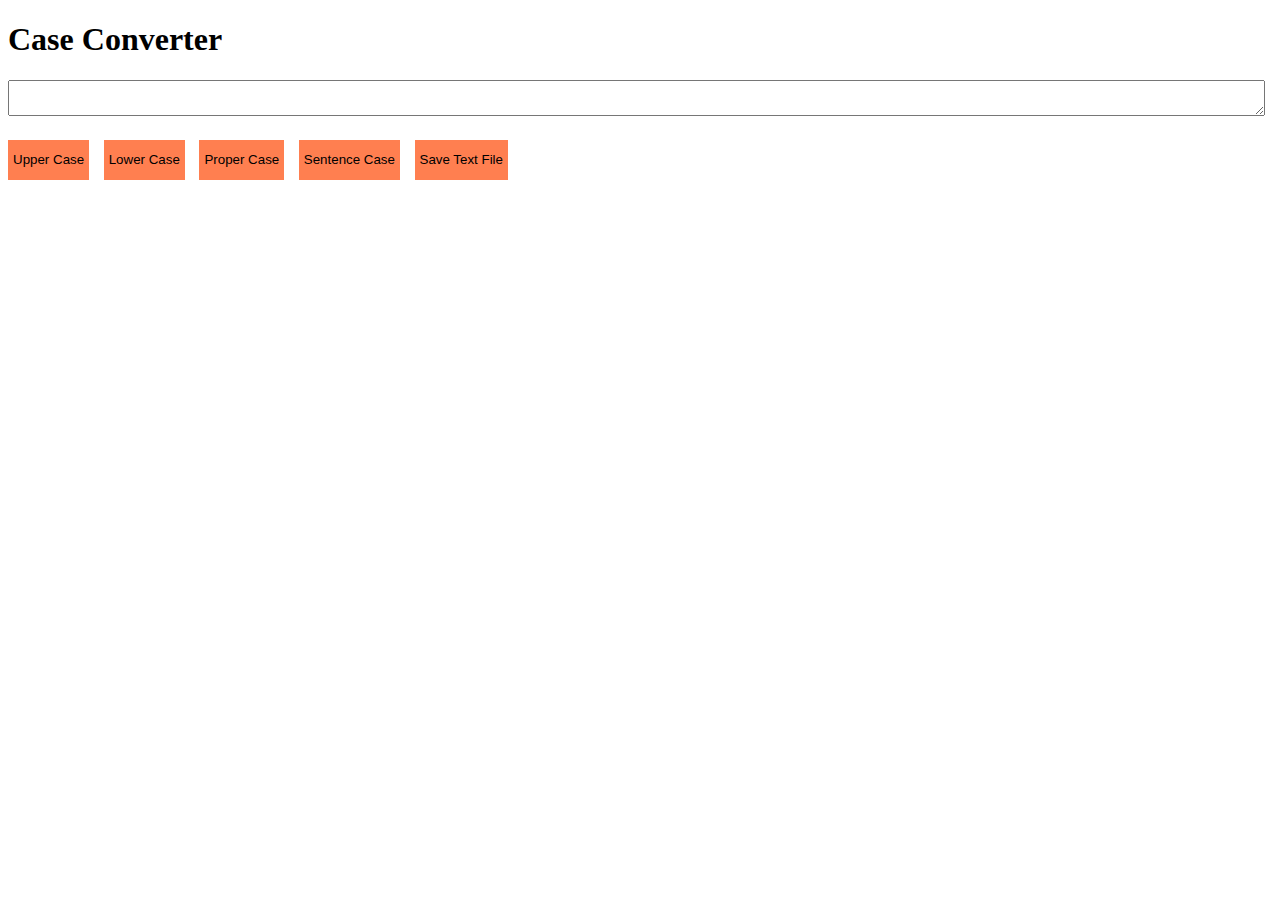
<file: Case Converter/index.html>
<!doctype html>
<html lang="en">
  <head>
    <meta charset="UTF-8">
    <title>Case Converter</title>
    <link rel="stylesheet" href="style.css">
  </head>
  <body>
  <div class="title"><h1>Case Converter</h1></div>
  <textarea></textarea>
  <div id="button-wrapper">
    <button id="upper-case">Upper Case</button>
    <button id="lower-case">Lower Case</button>
    <button id="proper-case">Proper Case</button>
    <button id="sentence-case">Sentence Case</button>
    <button id="save-text-file">Save Text File</button>
  </div>
  <script src="script.js"></script>
</body>
</html>
</file>
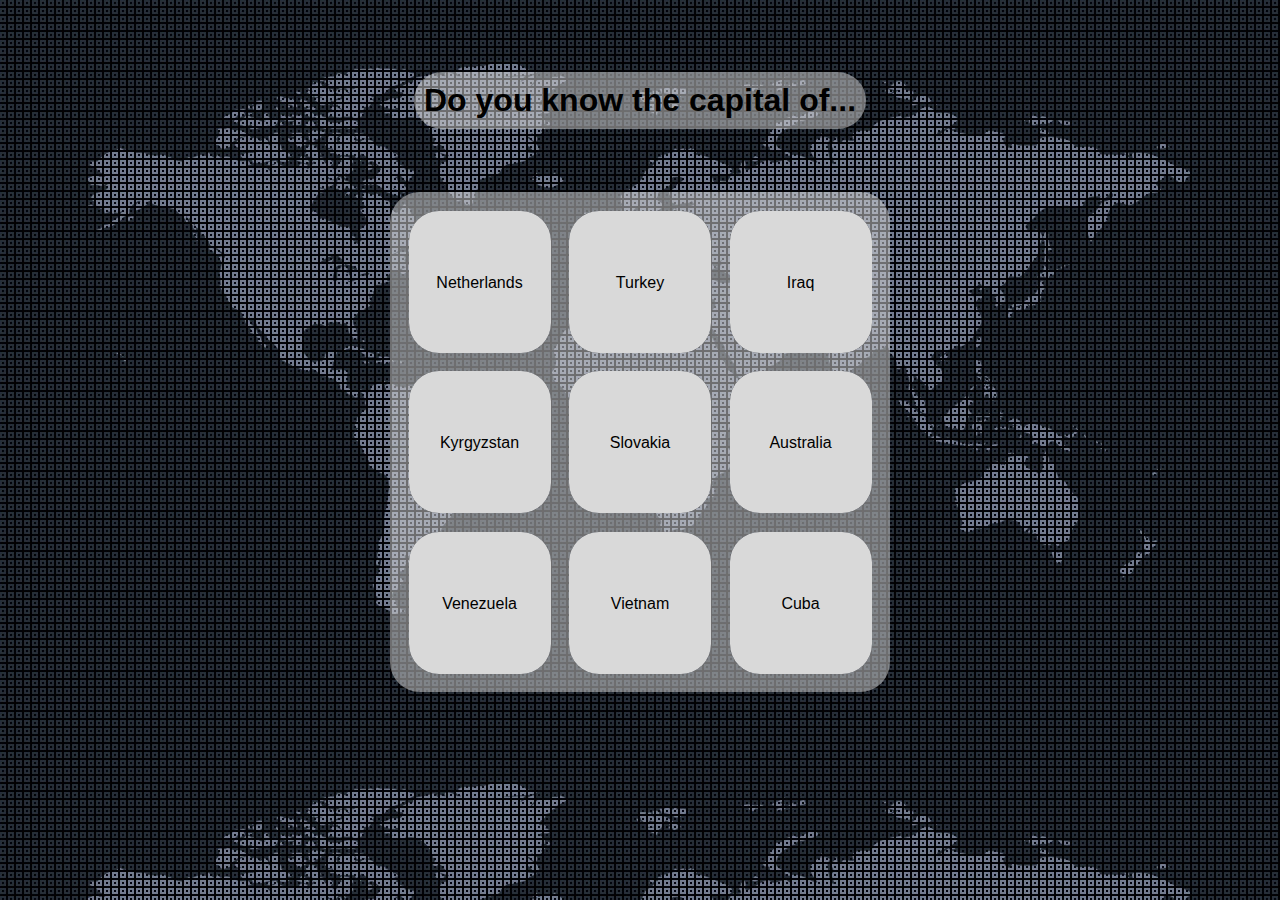
<file: Flashcards/index.html>
<!DOCTYPE html>
<html lang="en">
<head>
	<meta charset="UTF-8">
	<title>Title</title>
	<link rel="stylesheet" href="style.css">
</head>
<body>
<div id="header-wrapper" class="wrapper">
	<h1>Do you know the capital of...</h1>
</div>
<div id="questions-wrapper" class="wrapper">
	<div class="card">
		<div class="question">
			<p>Netherlands</p>
		</div>
		<div class="answer">
			<p>Amsterdam</p>
		</div>
	</div>
	<div class="card">
		<div class="question">
			<p>Turkey</p>
		</div>
		<div class="answer">
			<p>Ankara</p>
		</div>
	</div>
	<div class="card">
		<div class="question">
			<p>Iraq</p>
		</div>
		<div class="answer">
			<p>Baghdad</p>
		</div>
	</div>
	<div class="card">
		<div class="question">
			<p>Kyrgyzstan</p>
		</div>
		<div class="answer">
			<p>Bishkek</p>
		</div>
	</div>
	<div class="card">
		<div class="question">
			<p>Slovakia</p>
		</div>
		<div class="answer">
			<p>Bratislava</p>
		</div>
	</div>
	<div class="card">
		<div class="question">
			<p>Australia</p>
		</div>
		<div class="answer">
			<p>Canberra</p>
		</div>
	</div>
	<div class="card">
		<div class="question">
			<p>Venezuela</p>
		</div>
		<div class="answer">
			<p>Caracas</p>
		</div>
	</div>
	<div class="card">
		<div class="question">
			<p>Vietnam</p>
		</div>
		<div class="answer">
			<p>Hanoi</p>
		</div>
	</div>
	<div class="card">
		<div class="question">
			<p>Cuba</p>
		</div>
		<div class="answer">
			<p>Havana</p>
		</div>
	</div>
</div>
</body>
</html>
</file>
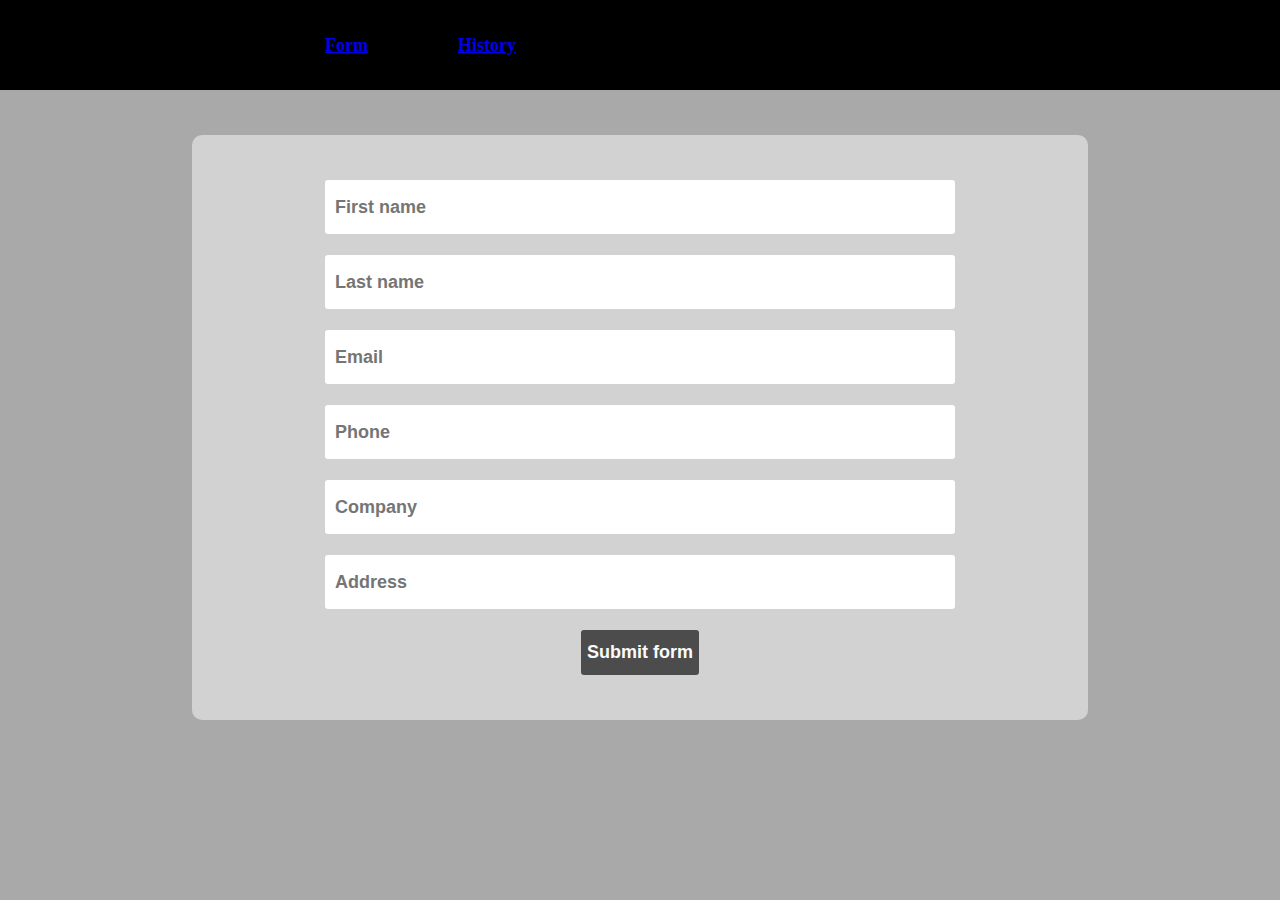
<file: Magic Form/index.html>
<!doctype html>
<html lang="en">
<head>
	<meta charset="UTF-8">
	<title>Document</title>
	<link rel="stylesheet" href="style.css">
	<script defer src="script.js"></script>
</head>
<body>
<div id="nav-container">
	<nav>
		<a href="index.html" id="form-link">Form</a>
		<a href="history.html" id="history-link">History</a>
	</nav>
</div>
<div class="form-wrapper">
	<form>
		<input type="text" name="first-name" placeholder="First name" required><br>
		<input type="text" name="last-name" placeholder="Last name" required><br>
		<input type="email" name="email" placeholder="Email" required><br>
		<input type="tel" name="phone" pattern="\+\d{11}"
		       placeholder="Phone" required><br>
		<input type="text" name="company" placeholder="Company" required><br>
		<input type="text" name="address" placeholder="Address" required><br>
		<button type="submit" id="submit-button" formtarget="_blank" required>Submit form</button>
	</form>
</div>
</body>
</html>
</file>
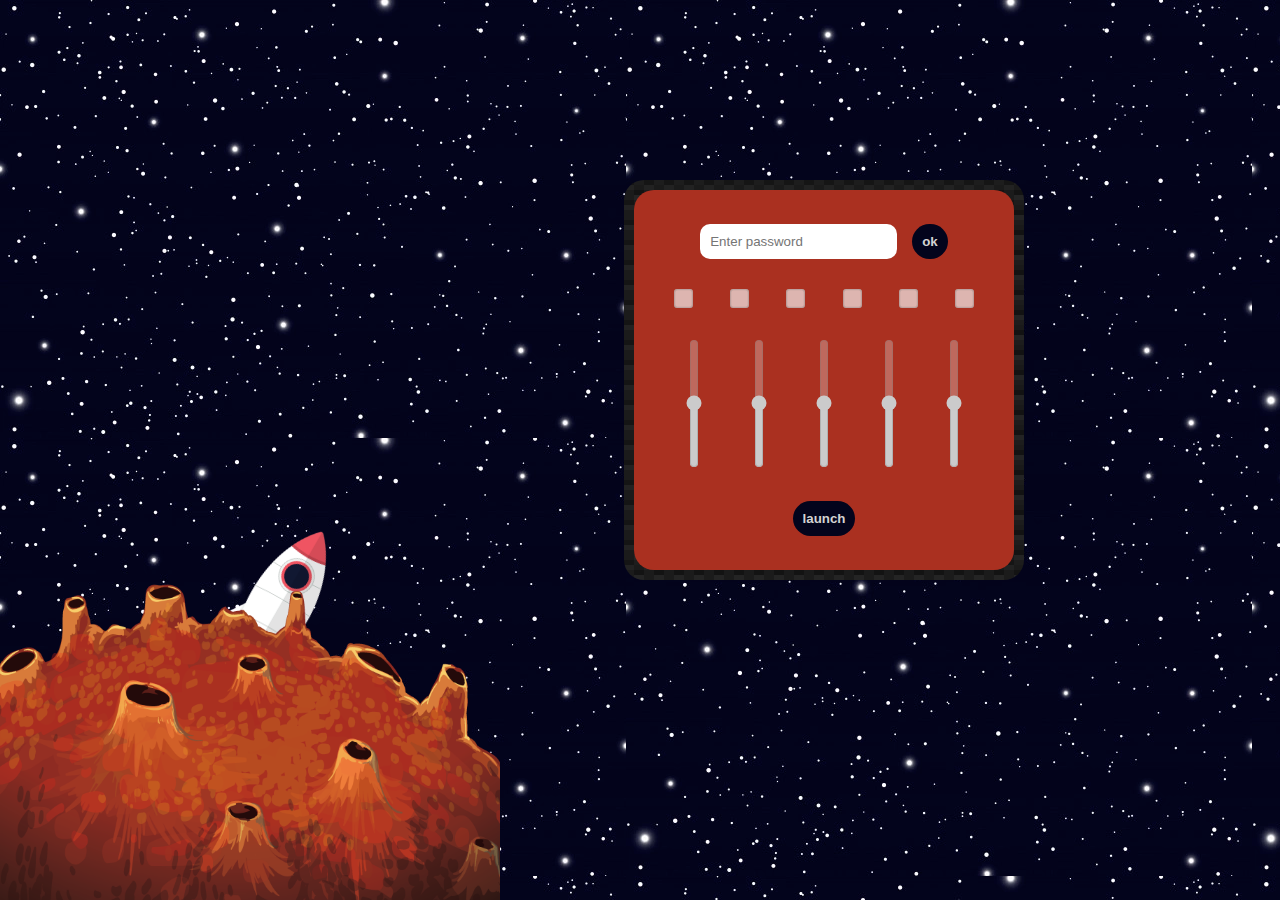
<file: Open Space/index.html>
<!DOCTYPE html>
<html lang="en">
<head>
	<meta charset="UTF-8">
	<title>Open Space</title>
	<link rel="stylesheet" href="style.css">
	<script src="script.js" defer></script>
</head>
<body>
<div class="space">
	<div class="planet-area">
		<img class="planet" src="photos/mars.png">
		<img class="rocket" src="photos/rocket.png">
	</div>
	<div class="control-panel">
		<div class="control-panel__inner">
			<form class="password-panel">
				<input id="password__input" type="password" placeholder="Enter password">
				<input id="password__button" type="button" value="ok">
			</form>
			<div class="check-buttons">
				<input type="checkbox" disabled>
				<input type="checkbox" disabled>
				<input type="checkbox" disabled>
				<input type="checkbox" disabled>
				<input type="checkbox" disabled>
				<input type="checkbox" disabled>
			</div>
			<div class="levers">
				<input type="range" disabled>
				<input type="range" disabled>
				<input type="range" disabled>
				<input type="range" disabled>
				<input type="range" disabled>
			</div>
			<input id="launch-button" type="button" value="launch" disabled>
		</div>
	</div>
</div>
</body>
</html>
</file>
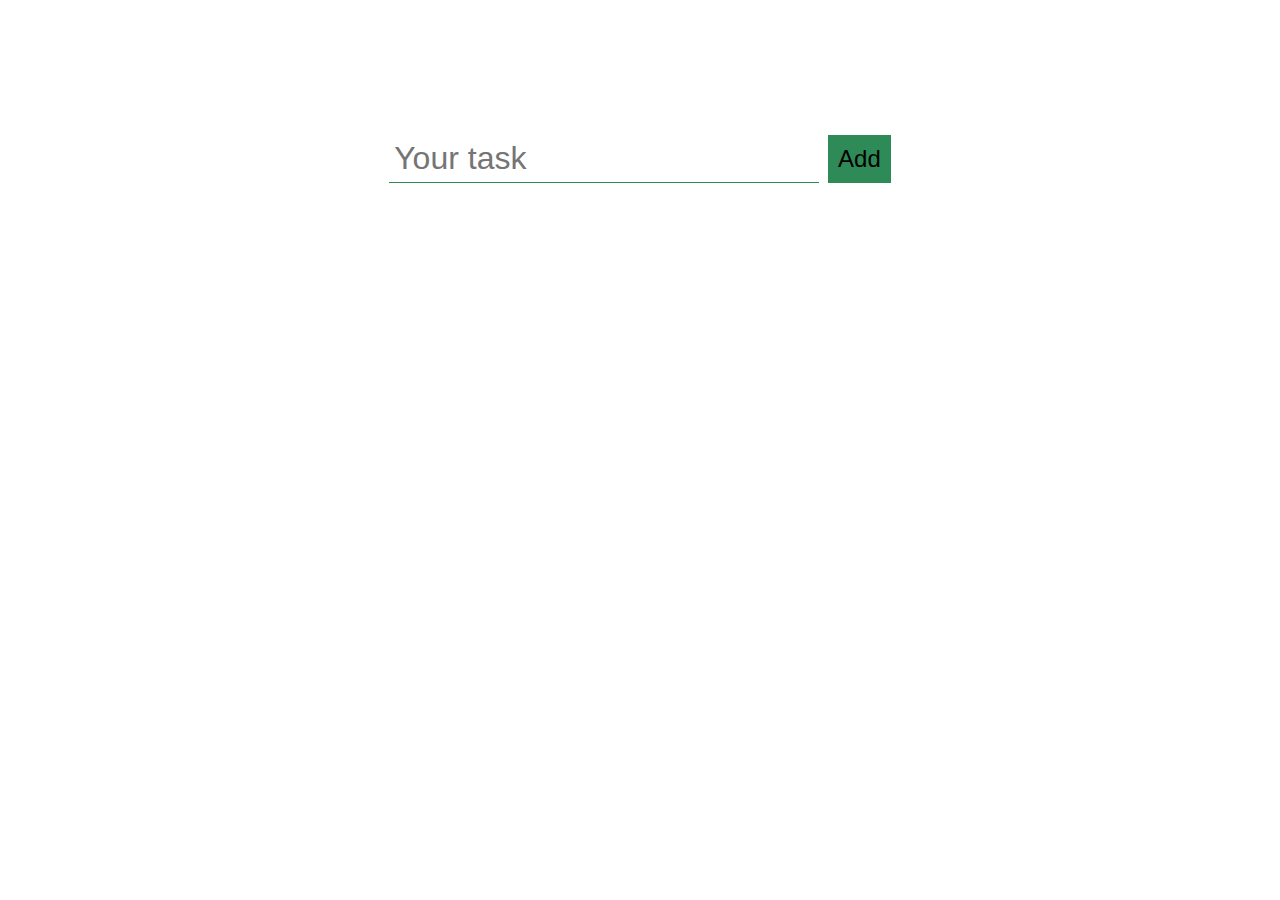
<file: To-Do List/index.html>
<!doctype html>
<html lang="en">
<head>
	<meta charset="UTF-8">
	<title>To-Do List</title>
	<link rel="stylesheet" href="style.css">
	<script src="script.js" defer></script>
</head>
<body>
<div class="wrapper">
	<div class="input-wrapper">
		<input id="input-task" placeholder="Your task" required>
		<button id="add-task-button">Add</button>
	</div>
	<ul id="task-list">
	</ul>
</div>
</body>
</html>
</file>
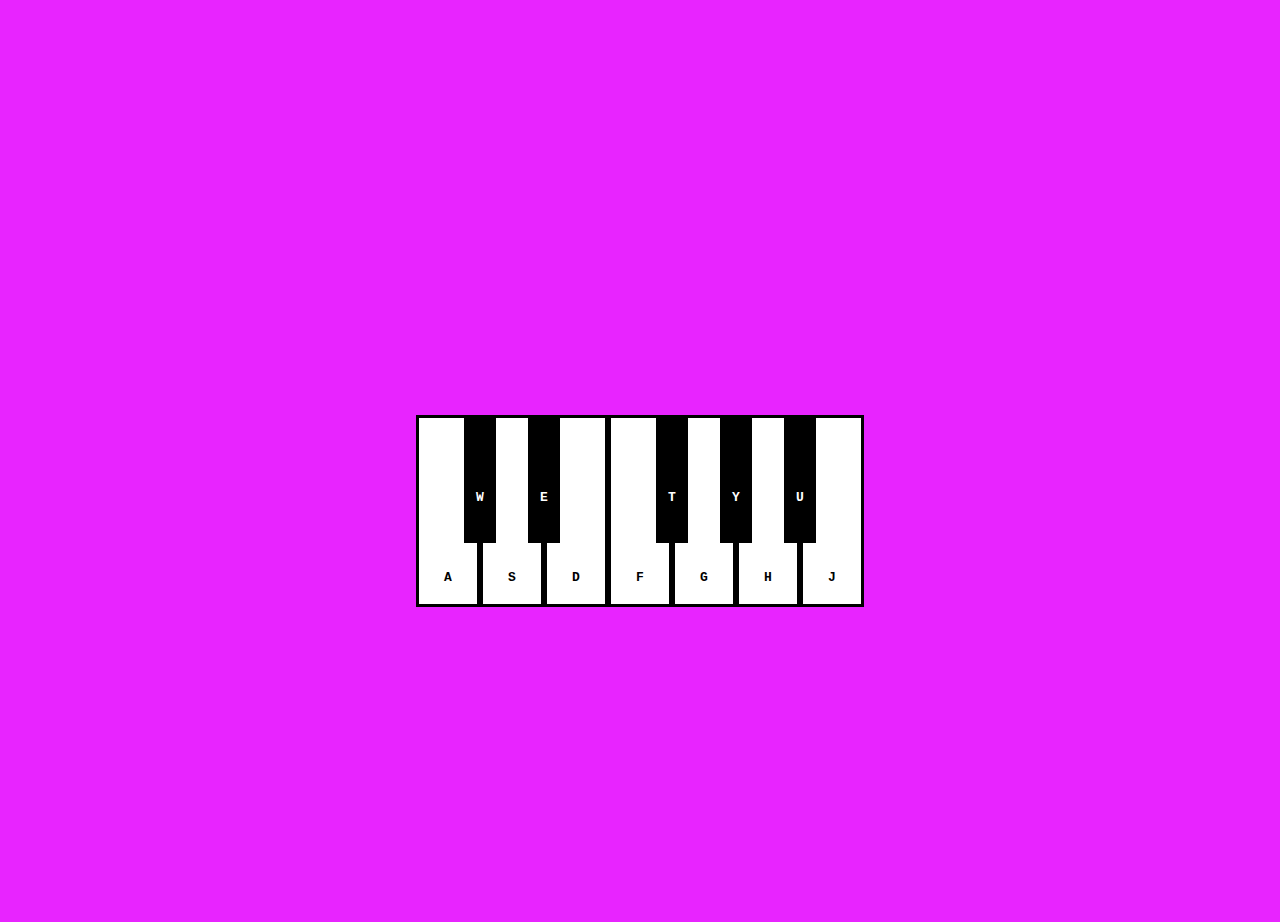
<file: Virtual Piano/index.html>
<!DOCTYPE html>
<html lang="en">
<head>
	<meta charset="utf-8">
	<title>Virtual Piano</title>
	<link rel="stylesheet" href="style.css">
</head>
<body>
<div class="container">
	<div class="black-keys">
		<kbd id="key1">W</kbd>
		<kbd>E</kbd>
		<kbd id="key3">T</kbd>
		<kbd>Y</kbd>
		<kbd>U</kbd>
	</div>
	<div class="white-keys">
		<kbd>A</kbd>
		<kbd>S</kbd>
		<kbd>D</kbd>
		<kbd>F</kbd>
		<kbd>G</kbd>
		<kbd>H</kbd>
		<kbd>J</kbd>
	</div>
</div>
<script src="script.js"></script>
</body>
</html>
</file>
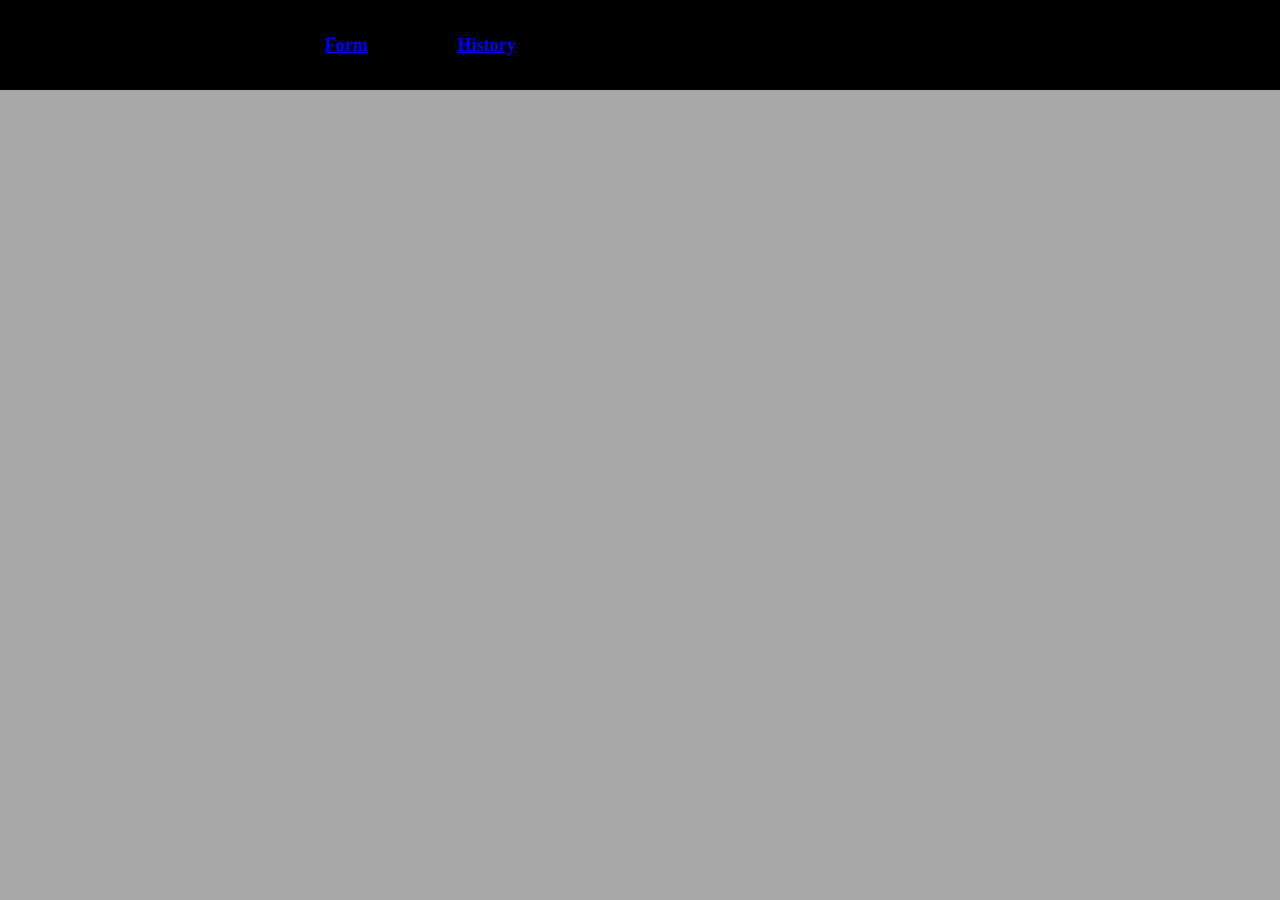
<file: Magic Form/history.html>
<!DOCTYPE html>
<html lang="en">
<head>
  <meta charset="UTF-8">
  <title>History</title>
  <link rel="stylesheet" href="style.css">
  <script defer src="history.js"></script>
</head>
<body>
<div id="nav-container">
  <nav>
    <a id="form-link" href="index.html">Form</a>
    <a id="history-link" href="history.html">History</a>
  </nav>
</div>
<div id="history-wrapper">
</div>
</body>
</html>
</file>
<file: Case Converter/style.css>
#button-wrapper {
    display: flex;
    width: 500px;
    height: 40px;
    margin: 20px 0;
    justify-content: space-between;
}
button {
    background-color: coral;
    border: none;
    padding: 2px 5px;
}
textarea {
    width: 99%;
}
</file>
<file: Flashcards/style.css>
* {
    margin: 0;
    padding: 0;
    box-sizing: border-box;
}

body {
    background: url(photos/bg.jpg);
    background-size: cover;
}

h1 {
    font-family: "JetBrains Mono Thin", sans-serif;
}

.wrapper {
    border-radius: 30px;
    border: none;
    background: rgba(217, 217, 217, 0.5);
    display: flex;
    margin: 0 auto;
}

#header-wrapper {
    padding: 10px;
    position: relative;
    top: 8vh;
    width: fit-content;
}

#questions-wrapper {
    align-content: space-evenly;
    flex-flow: wrap;
    height: 500px;
    justify-content: space-evenly;
    position: relative;
    width: 500px;
    top: 15vh;
}

#questions-wrapper div {
    border-radius: 30px;
    border: none;
    font-family: "JetBrains Mono", sans-serif;
    height: 142px;
    line-height: 9em;
    text-align: center;
    width: 142px;
}

.card {
    position: relative;
    transform-style: preserve-3d;
    transition: transform 1s linear;
}

.card:hover {
    transform: rotateY(180deg);
}


.question,
.answer {
    position: absolute;
    width: 100%;
    height: 100%;
}

.question {
    background: #D9D9D9;
    backface-visibility: hidden;
    z-index: 2;
}

.answer {
    background: #272d39;
    color: #DEDEDE;
    transform: rotateY(180deg);
    z-index: 1;
}
</file>
<file: Magic Form/style.css>
*{
    margin: 0;
    font-size: 18px;
    font-weight: bold;
}
body {
    background: darkgray;
}
#nav-container {
    display: flex;
    justify-content: center;
    height: 10vh;
    background: black;
    margin: 0;
    color: #d2d2d2;
}
nav {
    width: 70vh;
    display: inherit;
    font-size: 22px;
}
a {
    align-self: center;
    margin-right: 5em;
}
form {
    display: flex;
    flex-flow: column;
    width: 70vh;
    margin: 0 auto;
    min-width: 300px;
}
input {
    height: 3em;
    border-radius: 3px;
    border: none;
    padding: 0px 10px;
}
button {
    width: fit-content;
    height: 2.5em;
    margin: auto;
    border: none;
    border-radius: 3px;
    color: #FAFAFA;
}
#submit-button{
    background: #4C4C4C;
}
.delete-button{
    background: #a20c0c;
}
.form-wrapper{
    border: none;
    border-radius: 10px;
    background: #d2d2d2;
    width: 70vw;
    margin: 5vh auto;
    padding: 5vh 0;
}
.submit-history-card{
    display: flex;
    flex-flow: column;
    padding: 5vh;
}
.submit-history-card p{
    width: 90%;
    height: 3em;
}
</file>
<file: Open Space/style.css>
* {
    margin: 0;
    padding: 0;
    box-sizing: border-box;
}

img {
    position: absolute;
}

.planet-area {
    bottom: 0;
    height: 100%;
    overflow: hidden;
    position: absolute;
    width: 500px;
}

.rocket {
    bottom: 30px;
    left: 20px;
    transform: scale(.4) rotate(30deg);
    transition: top 3s linear, left 3s linear;
    z-index: 1;
}

.planet {
    bottom: -250px;
    left: -200px;
    transform: scale(.7);
    z-index: 2;
}

.space {
    background: url("photos/space.png");
    height: 100vh;
}

.control-panel {
    border-radius: 20px;
    background: linear-gradient(27deg, #151515 5px, transparent 5px) 0 5px,
    linear-gradient(207deg, #151515 5px, transparent 5px) 10px 0px,
    linear-gradient(27deg, #222 5px, transparent 5px) 0px 10px,
    linear-gradient(207deg, #222 5px, transparent 5px) 10px 5px,
    linear-gradient(90deg, #1b1b1b 10px, transparent 10px),
    linear-gradient(#1d1d1d 25%, #1a1a1a 25%, #1a1a1a 50%, transparent 50%, transparent 75%, #242424 75%, #242424);
    background-color: #131313;
    background-size: 20px 20px;
    height: 400px;
    padding: 10px;
    position: absolute;
    right: 20%;
    top: 20%;
    width: 400px;
}

.control-panel__inner {
    border-radius: 20px;
    background: #aa3020;
    display: flex;
    flex-flow: column;
    height: 100%;
    justify-content: space-evenly;
}

.levers {
    display: flex;
    justify-content: space-evenly;
    width: 100%;
}

input[type="range"] {
    width: 10px;
    -webkit-appearance: slider-vertical;
}

input[type="checkbox"] {
    transform: scale(1.5);
}

input[type="button"] {
    background: #03041c;
    border: none;
    border-radius: 20px;
    color: lightgray;
    font-weight: bold;
    padding: 10px;
}

input[type="button"]:hover {
    background: #030432;
}

.check-buttons {
    display: flex;
    justify-content: space-evenly;
}

.password-panel {
    display: flex;
    justify-content: center;
}

#password__button {
    margin-left: 15px;
}

#password__input {
    border: .5px #767676;
    border-radius: 10px;
    color: #66cc66;
    padding: 0 10px;
}

#launch-button {
    margin: 0 auto;
    padding: 10px;
    width: fit-content;
}
</file>
<file: To-Do List/style.css>
* {
    margin: 0;
    padding: 0;
    box-sizing: border-box;
    font-family: "Roboto Light", sans-serif;
    font-size: 32px;
}

.wrapper {
    margin: 15vh auto;
    width: 60%;
}

.input-wrapper {
    text-align: center;
}

ul {
    list-style: none;
    margin-top: 5vh;
}

li {
    align-items: center;
    border-bottom: black 1px solid;
    display: flex;
    justify-content: space-between;
    line-height: 2rem;
    overflow: hidden;
    perspective: 100px;
}

li:hover {
    background: #e3e3e3;
}

input[type="checkbox"] {
    transform: scale(1.5) translate(2px);
}

.task {
    display: inline-block;
    margin-left: 25px;
    width: 75%;
    word-wrap: break-word;
}

.delete-btn {
    background: #FF0000FF;
    border: none;
    float: right;
    height: 30px;
    transition: border-radius .5s linear;
    width: 30px;
}

.delete-btn:hover {
    background-color: #ff4d4d;
    border-radius: 50px;
}

.delete-btn span {
    color: black;
    display: inline-block;
    font-size: 24px;
    pointer-events: none;
    transform: translate(0, -5px);
}

.completed {
    text-decoration: line-through;
}

#input-task {
    border: none;
    border-bottom: 1px seagreen solid;
    padding: 5px;
    vertical-align: bottom;
}

#input-task:hover {
    background: #e3e3e3;
}

#input-task:focus {
    background: #e3e3e3;
    outline: none;
}

#add-task-button {
    background: #2E8B57FF;
    border: none;
    font-size: 24px;
    padding: 10px;
    transition: border-radius .1s linear;
}

#add-task-button:hover {
    background: #469369;
}

#add-task-button:active {
    border-radius: 20px;
}
</file>
<file: Virtual Piano/style.css>
*{
    margin: 0;
    padding: 0;
    box-sizing: border-box;
}
html{
    background: #e824ff;
}
.container {
    margin: 35vh auto;
    width: fit-content;
}
.black-keys{
    display: flex;
    position: relative;
    top: 100px;
    height: 100px;
}
.white-keys{
    display: flex;
}
#key1{
    margin-left: 3rem;
}
#key3{
    margin-left: 6rem;
}
kbd{
    border: 3px solid black;
    display: inline-block;
    text-align: center;
    font-weight: bold;
}
.white-keys kbd {
    background: white;
    width: 4rem;
    height: 12rem;
    line-height: 20rem;
}
.black-keys kbd{
    background: black;
    width: 2rem;
    height: 8rem;
    line-height: 10rem;
    color: white;
    margin-left: 2rem;
}
</file>
